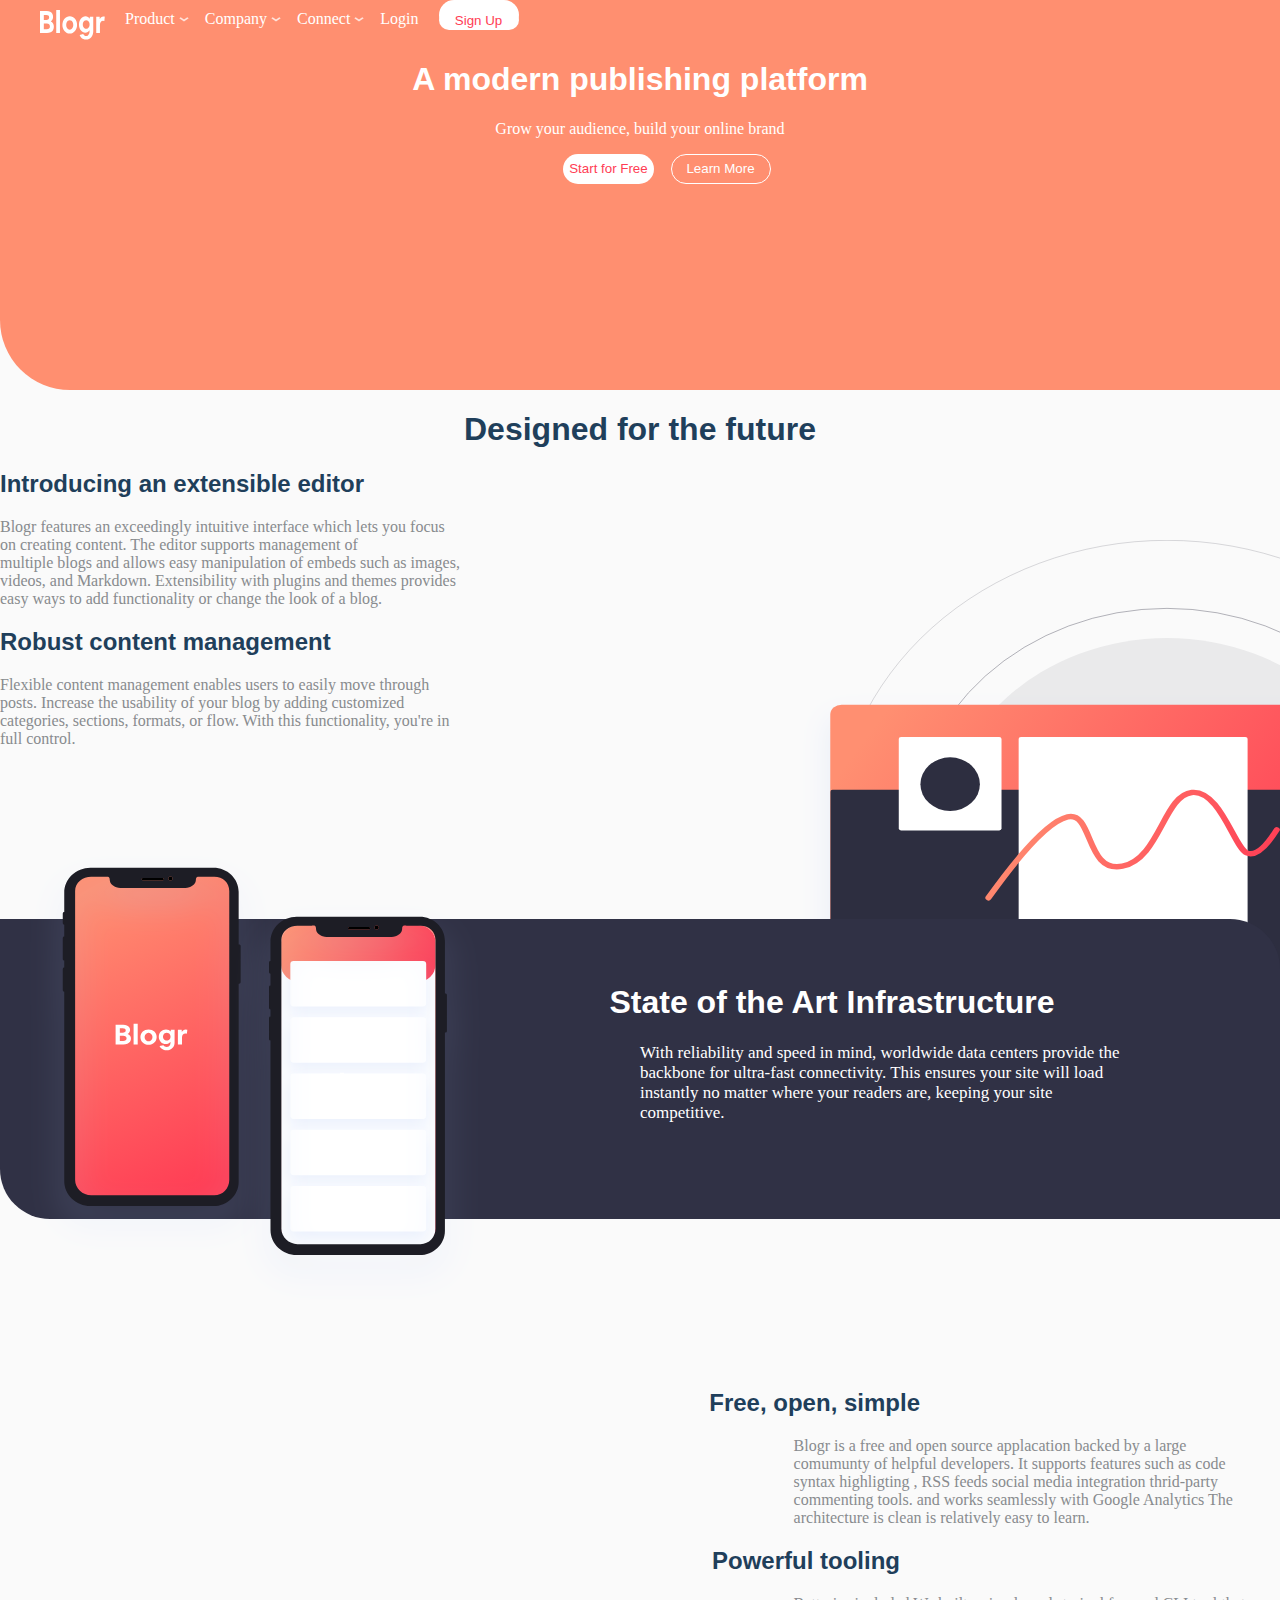
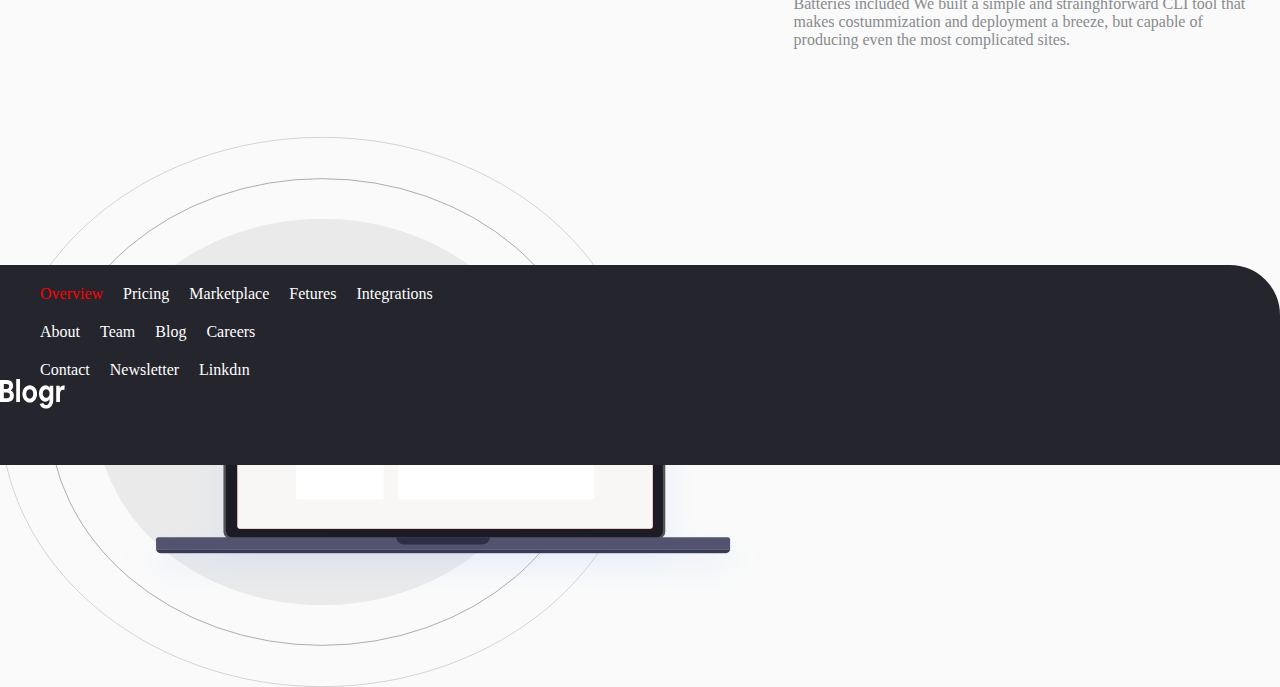
<file: blogr-landing-project/index.html>
<!DOCTYPE html>
<html lang="en">
<head>
    <meta charset="UTF-8">
    <meta name="viewport" content="width=device-width, initial-scale=1.0">
    <title>Blog Project</title>
    <link rel="stylesheet" href="style.css">
</head>
<body>
    
    <header>
        <nav>
            <ol>
                <li><img src="images/logo.svg" class="logo"></li>
                <li>Product <img src="images/icon-arrow-light.svg" class="arw"></li>
                <li>Company <img src="images/icon-arrow-light.svg" class="arw"></li>
                <li>Connect <img src="images/icon-arrow-light.svg" class="arw"></li>
                <li>Login</li>
                <li id="end-box"><button id="end-box">Sign Up</button></li>
            </ol>
        </nav>

        <h1>A modern publishing platform</h1>
        <p>Grow your audience, build your online brand</p>

        <button class="btn-1">Start for Free</button>
        <button class="btn-2">Learn More</button>
    </header>

    <main>
        <h1 class="title">Designed for the future</h1>

        <h2>Introducing an extensible editor</h2>

        <div class="text-box">
            <p class="cap">Blogr features an exceedingly intuitive interface which lets you focus <br>
            on creating content. The editor supports management of <br>
            multiple blogs and allows easy manipulation of embeds such as images, <br>
            videos, and Markdown. Extensibility with plugins and themes provides <br>
            easy ways to add functionality or change the look of a blog.</p>
        </div>

        <h2>Robust content management</h2>
        <p class="cap">Flexible content management enables users to easily move through <br>
        posts. Increase the usability of your blog by adding customized <br>
        categories, sections, formats, or flow. With this functionality, you're in <br>
        full control.</p>

        <img src="images/illustration-editor-desktop.svg" class="dash-board">


       


        <div class="phones">
            <h1 class="phn-text">State of the Art Infrastructure</h1>
            <img src="images/illustration-phones.svg" class="phone">
            <p class="vip-text">With reliability and speed in mind, worldwide data centers provide the <br>
            backbone for ultra-fast connectivity. This ensures your site will load <br>
            instantly no matter where your readers are, keeping your site <br>
            competitive.</p>
        </div>

        <img src="images/illustration-laptop-desktop.svg"  class="pc">

        
        <h2 class="desktop-text">Free, open, simple</h2>

        <p class="bee-1">Blogr is a free and open source applacation backed by a large <br>
            comumunty of helpful developers. It supports features such as code <br>
            syntax highligting , RSS feeds social media integration thrid-party <br>
            commenting tools. and works seamlessly with Google Analytics The <br>
            architecture is clean is relatively easy to learn.
        </p>
        
        <h2 class="desk-1">Powerful tooling</h2>
        <p class="bee-2">Batteries included We built a simple and strainghforward CLI tool that <br>
            makes costummization and deployment a breeze, but capable of <br>
            producing even the most complicated sites.</p>

    </main>

    <footer>
        <ol class="foot">
            <li class="mi">Overview</li>
            <li>Pricing</li>
            <li>Marketplace</li>
            <li>Fetures</li>
            <li>Integrations</li>
        </ol>
        <ol>
            <li>About</li>
            <li>Team</li>
            <li>Blog</li>
            <li>Careers</li>
        </ol>
        <ol>
            <li>Contact</li>
            <li>Newsletter</li>
            <li>Linkdın</li>
        </ol>
        <img src="images/logo.svg"  class="logo">

        <!-- Footer içeriği buraya gelebilir -->
    </footer>

</body>
</html>
</file>
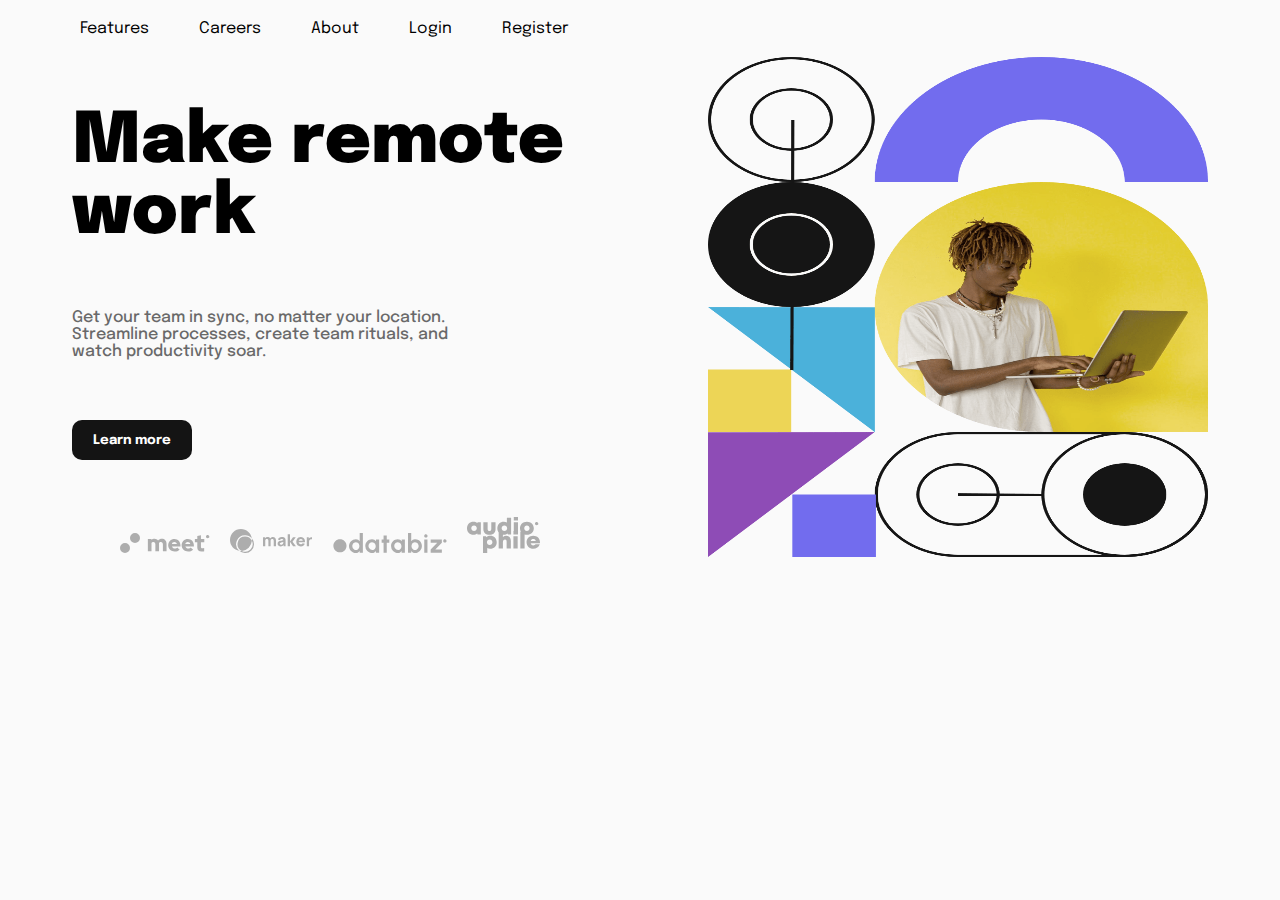
<file: intro-section-with-dropdown-navigation-main/index.html>
<!DOCTYPE html>
<html lang="en">
  <head>
    <meta charset="UTF-8" />
    <link rel="stylesheet" href="style.css" />
    <meta name="viewport" content="width=device-width, initial-scale=1.0" />
    <!-- displays site properly based on user's device -->

    <link
      rel="icon"
      type="image/png"
      sizes="32x32"
      href="./images/favicon-32x32.png"
    />

    <title>Frontend Mentor | Intro section with dropdown navigation</title>

    <!-- Feel free to remove these styles or customise in your own stylesheet 👍 -->
    <style>
      .attribution {
        font-size: 11px;
        text-align: center;
      }
      .attribution a {
        color: hsl(228, 45%, 44%);
      }
    </style>
  </head>
  <body>
    <header>
      <ol>
        <li><span>Features</span></li>
        <li>Careers</li>
        <li>About</li>
        <li>Login</li>
        <li>Register</li>
      </ol>
    </header>
    <div class="section-1">
      <img class="mobile-image" src="images/image-hero-mobile.png" alt="mbi" />
      <div class="container-main">
        <h1>
          <strong>
            Make remote <br />
            work
          </strong>
        </h1>

        <p>
          Get your team in sync, no matter your location. <br />
          Streamline processes, create team rituals, and <br />
          watch productivity soar.
        </p>

        <div class="btn">
          <button><strong>Learn more</strong></button>
        </div>
      </div>
      <img
        class="img-box"
        src="images/image-hero-desktop.png"
        alt="main-image"
      />
    </div>

    <div class="container">
      <img class="logo" src="images/client-meet.svg" alt="logo" />
      <img class="logo" src="images/client-maker.svg" alt="logo" />
      <img class="logo" src="images/client-databiz.svg" alt="logo" />
      <img class="logo" src="images/client-audiophile.svg" alt="logo" />
    </div>

    <script src="main.js"></script>
  </body>
</html>
</file>
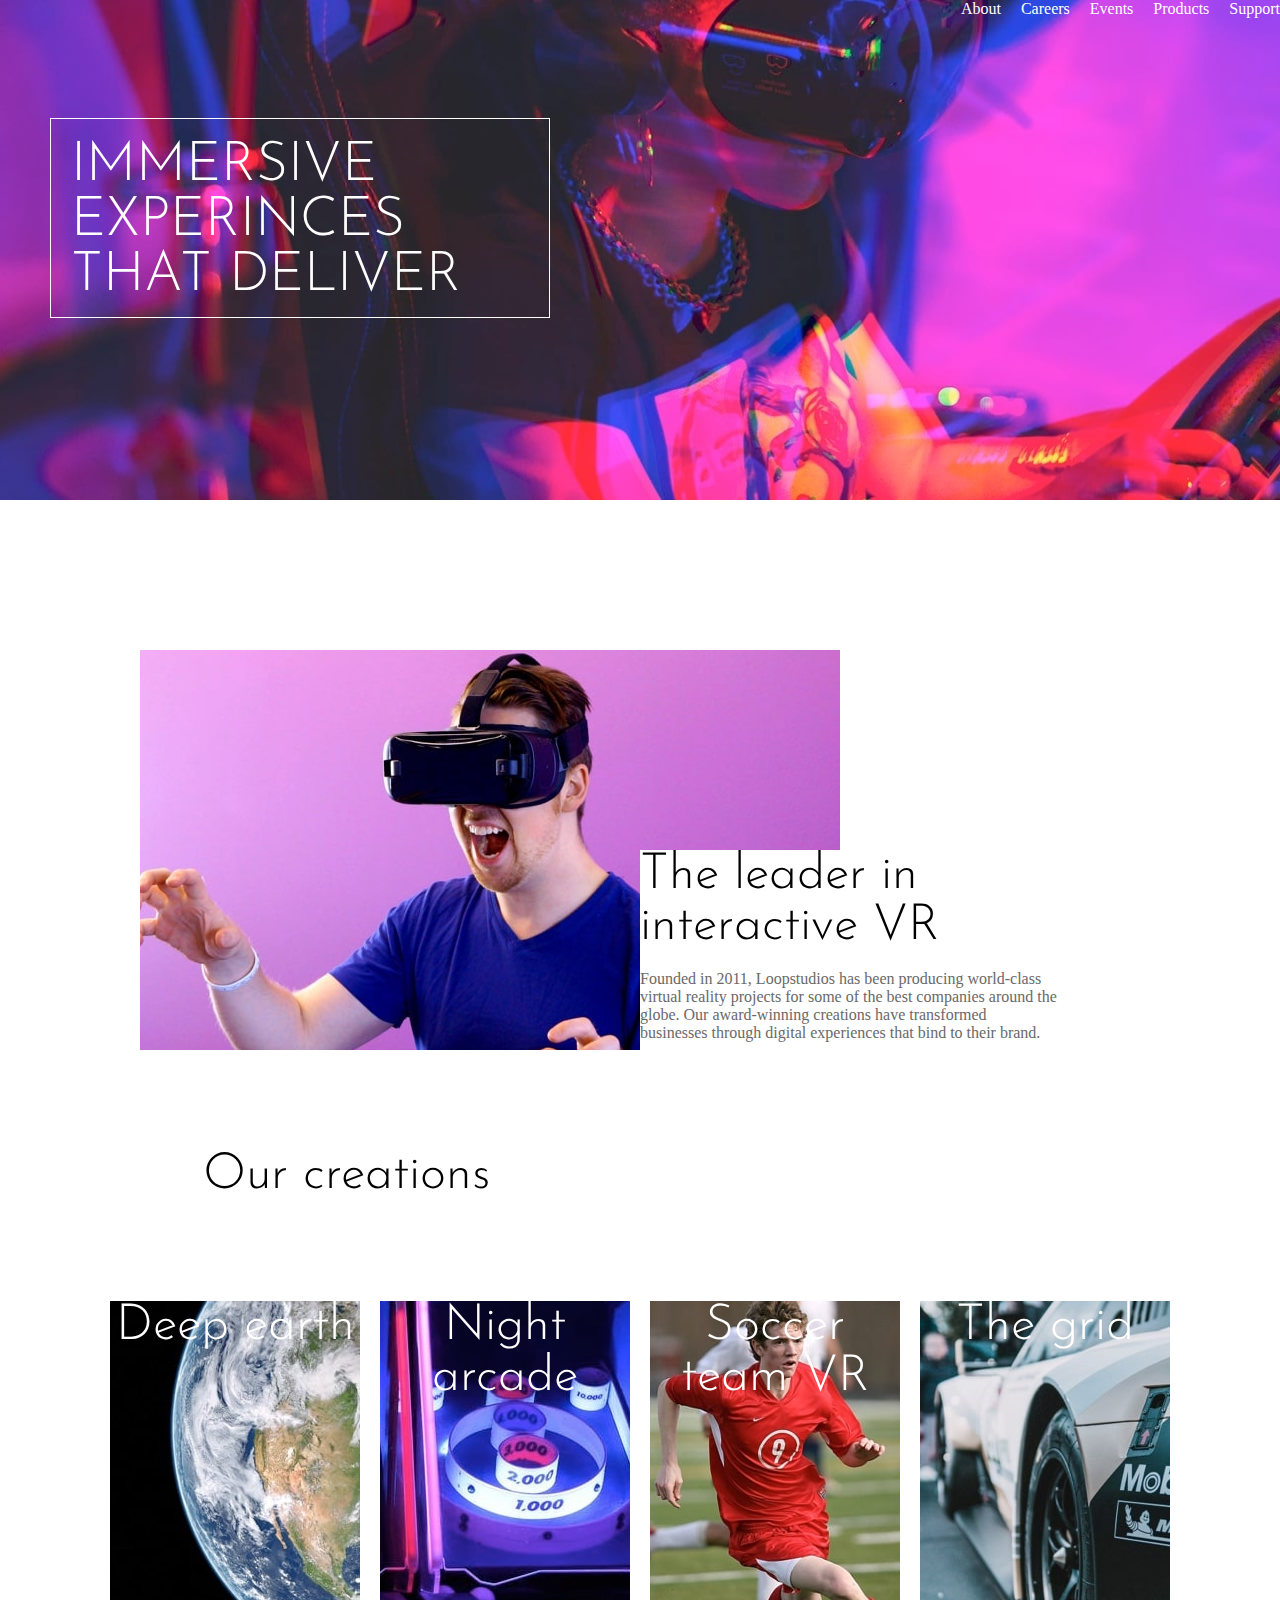
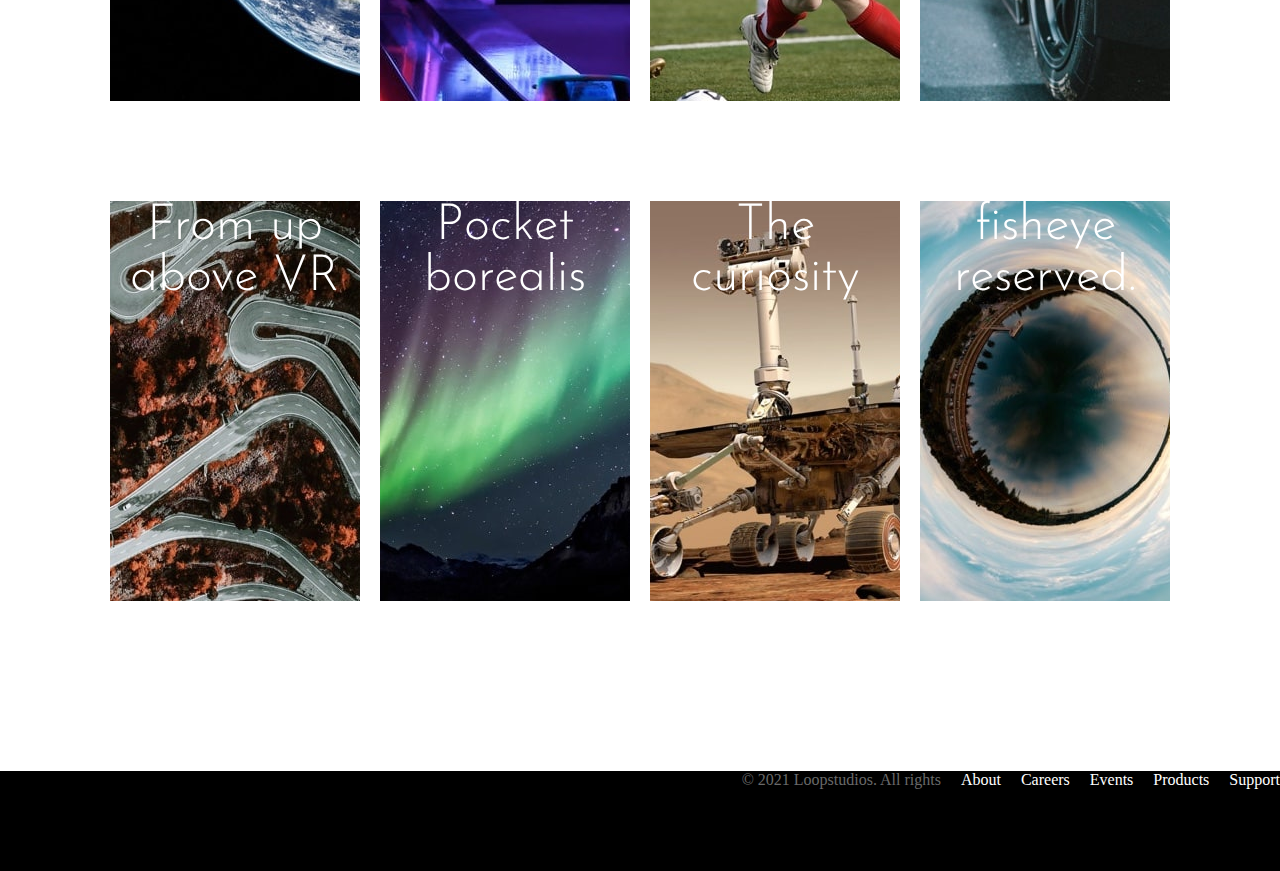
<file: loopstudios-landing-page-main/index.html>
<!DOCTYPE html>
<html lang="en">
  <head>
    <meta charset="UTF-8" />
    <meta name="viewport" content="width=device-width, initial-scale=1.0" />
    <!-- displays site properly based on user's device -->

    <link rel="stylesheet" href="main.css" />
    <title>Frontend Mentor | Loopstudios landing page</title>

    <!-- Feel free to remove these styles or customise in your own stylesheet 👍 -->
  </head>
  <body>
    <header>
      <nav>
        <ol>
          <li>About</li>
          <li>Careers</li>
          <li>Events</li>
          <li>Products</li>
          <li>Support</li>
        </ol>
      </nav>
      <div class="main-box">
        <h1>
          IMMERSIVE <br />
          EXPERINCES <br />
          THAT DELIVER
        </h1>
      </div>
    </header>

    <div class="container-2">
      <div class="vr-image"></div>
      <div class="text-box">
        <h2>
          The leader in <br />
          interactive VR
        </h2>
        <br />
        <p>
          Founded in 2011, Loopstudios has been producing world-class <br />
          virtual reality projects for some of the best companies around the
          <br />
          globe. Our award-winning creations have transformed <br />
          businesses through digital experiences that bind to their brand.
        </p>
      </div>
    </div>
    <div class="container-3">
      <h3>Our creations</h3>
      <button>See all</button>
    </div>

    <div class="container">
      <div class="card card-1"><h5>Deep earth</h5></div>
      <div class="card card-2"><h5>Night arcade</h5></div>
      <div class="card card-3"><h5>Soccer team VR</h5></div>
      <div class="card card-4"><h5>The grid</h5></div>
    </div>

    <div class="container">
      <div class="card card-5"><h5>From up above VR</h5></div>
      <div class="card card-6"><h5>Pocket borealis</h5></div>
      <div class="card card-7"><h5>The curiosity</h5></div>
      <div class="card card-8"><h5>fisheye reserved.</h5></div>
    </div>

    <footer>
      <ol>
        <p>© 2021 Loopstudios. All rights</p>
        <li>About</li>
        <li>Careers</li>
        <li>Events</li>
        <li>Products</li>
        <li>Support</li>
      </ol>
    </footer>
  </body>
</html>
</file>
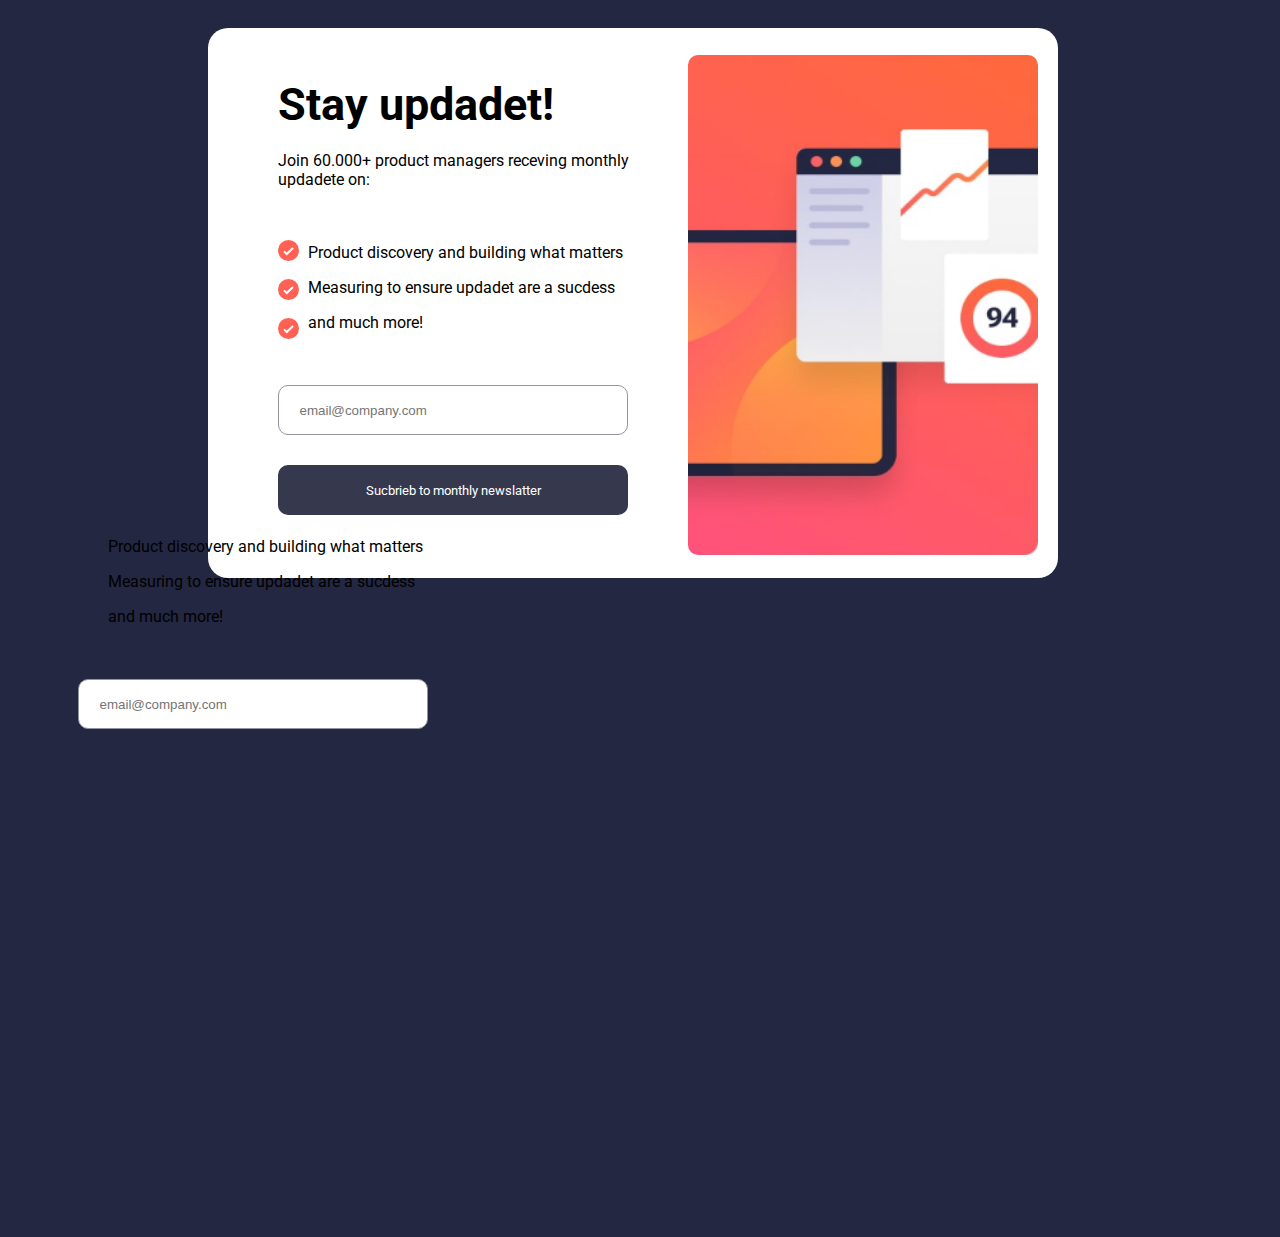
<file: newsletter-project/index.html>
<html lang="en">
<head>
    <meta charset="UTF-8">
    <meta name="viewport" content="width=device-width, initial-scale=1.0">
    <title>Newsletter-project</title>
    <link rel="stylesheet" href="style.css">
</head>
<body>
    

    
<div class="container">
<!-- now here is-->

<h1>Stay updadet!</h1>

<p class="text-1">Join 60.000+ product managers receving monthly<br>updadete on:</p>

<div class="icon">
    <img src="images/icon-list.svg" alt="">
    <br>
<img src="images/icon-list.svg" alt="">
<br>
<img src="images/icon-list.svg" alt="">
</div>


<div class="text">
    <p>Product discovery and building what matters</p>
    <p>Measuring to ensure updadet are a sucdess</p>
    <p>and much more!</p>
</div>


<input  id="docx" type="email" placeholder="     email@company.com" >


<div class="img-box">
    <!-- no have to image is none background-->
    <img  class="ads"  src="images/Ekran Alıntısı.PNG" alt="">
</div>

<button disabled><a href="sumbit.html">Sucbrieb to monthly newslatter</a></button>
</div>




</body>
</html>


<div class="text">
    <p>Product discovery and building what matters</p>
    <p>Measuring to ensure updadet are a sucdess</p>
    <p>and much more!</p>
</div>


<input type="email" placeholder="     email@company.com">


<div class="img-box">
    <!-- no have to image is none background-->
</div>

</div>










</body>
</html>
</file>
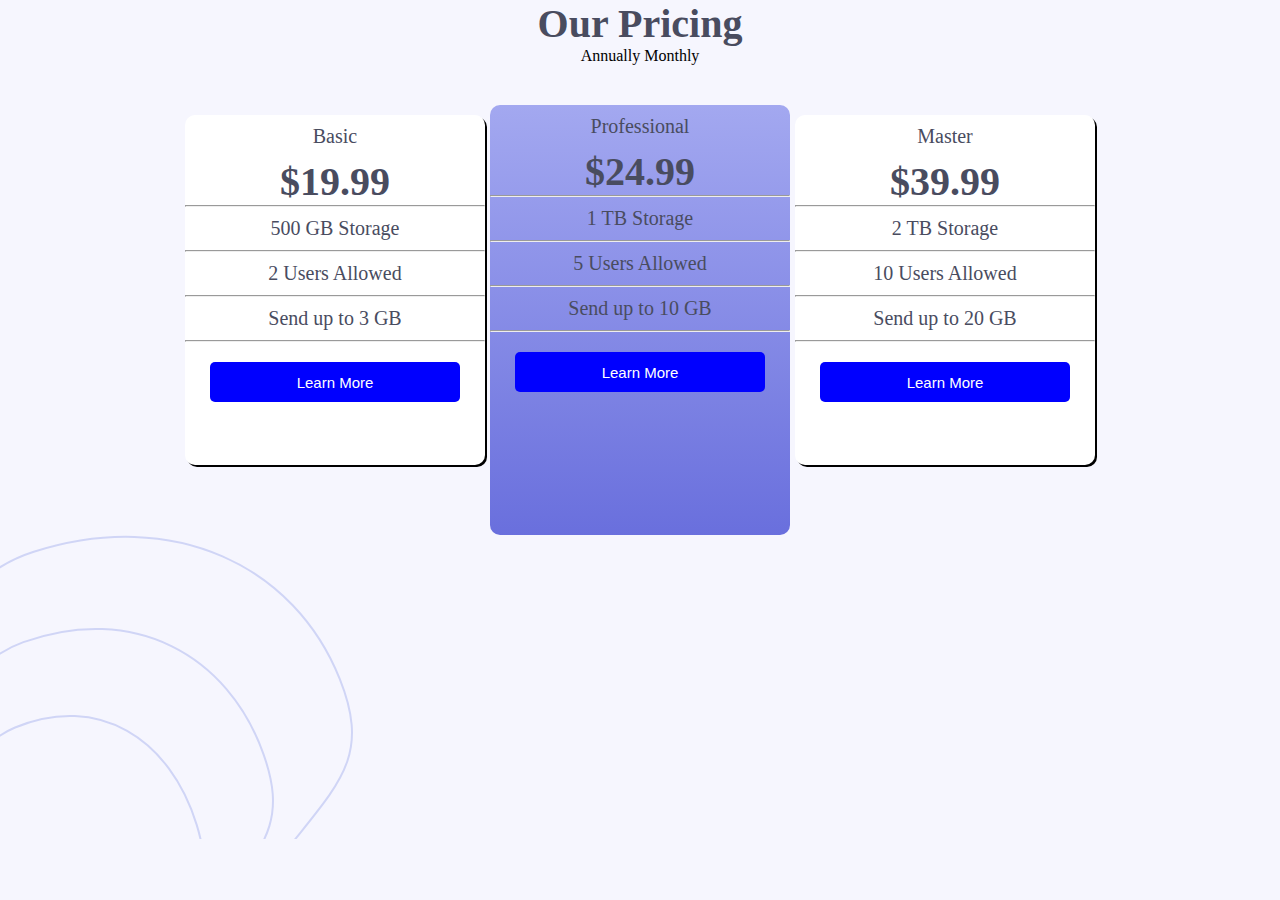
<file: pricing-component-with-toggle-master/index.html>
<!DOCTYPE html>
<html lang="en">
  <head>
    <meta charset="UTF-8" />
    <meta name="viewport" content="width=device-width, initial-scale=1.0" />
    <!-- displays site properly based on user's device -->

    <link
      rel="icon"
      type="image/png"
      sizes="32x32"
      href="./images/favicon-32x32.png"
    />
    <link rel="stylesheet" href="style.css" />

    <title>Frontend Mentor | [Challenge Name Here]</title>

    <!-- Feel free to remove these styles or customise in your own stylesheet 👍 -->
  </head>
  <body>
    <h1>Our Pricing</h1>
    <div class="container-2">Annually Monthly</div>
    <div class="container">
      <div class="card-1">
        <p>Basic</p>
        <h1>&dollar;19.99</h1>
        <hr />
        <p>500 GB Storage</p>
        <hr />
        <p>2 Users Allowed</p>
        <hr />
        <p>Send up to 3 GB</p>
        <hr />
        <div class="container-3"><button>Learn More</button></div>
      </div>
      <div class="card-2">
        <p>Professional</p>
        <h1>&dollar;24.99</h1>
        <hr />
        <p>1 TB Storage</p>
        <hr />
        <p>5 Users Allowed</p>
        <hr />
        <p>Send up to 10 GB</p>
        <hr />
        <div class="container-3"><button>Learn More</button></div>
      </div>
      <div class="card-1">
        <p>Master</p>

        <h1>&dollar;39.99</h1>
        <hr />
        <p>2 TB Storage</p>
        <hr />
        <p>10 Users Allowed</p>
        <hr />
        <p>Send up to 20 GB</p>
        <hr />
        <div class="container-3"><button>Learn More</button></div>
      </div>
    </div>
    <img src="images/bg-bottom.svg" alt="svg " />
  </body>
</html>

<!--   &dollar;19.99 &dollar;199.99 Learn More &dollar;249.99 Learn More
    &dollar;399.99 Learn More-->
</file>
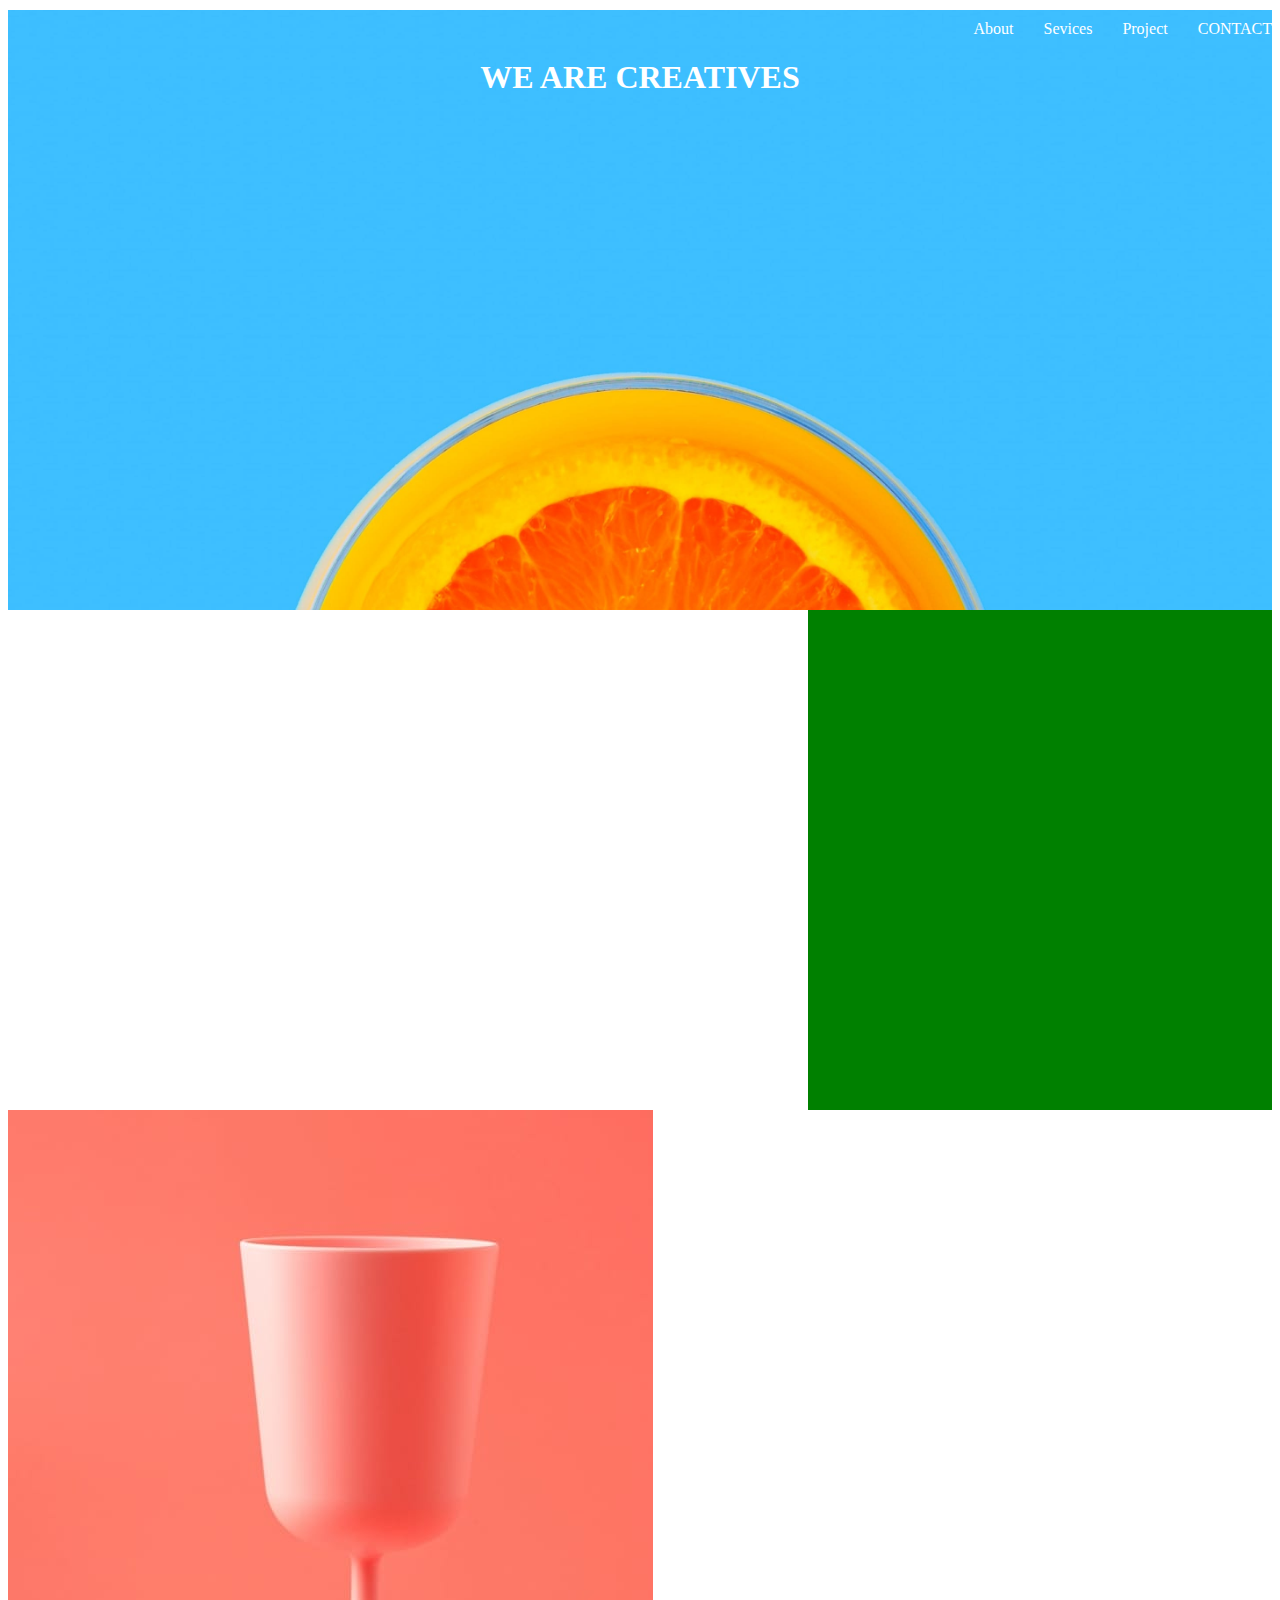
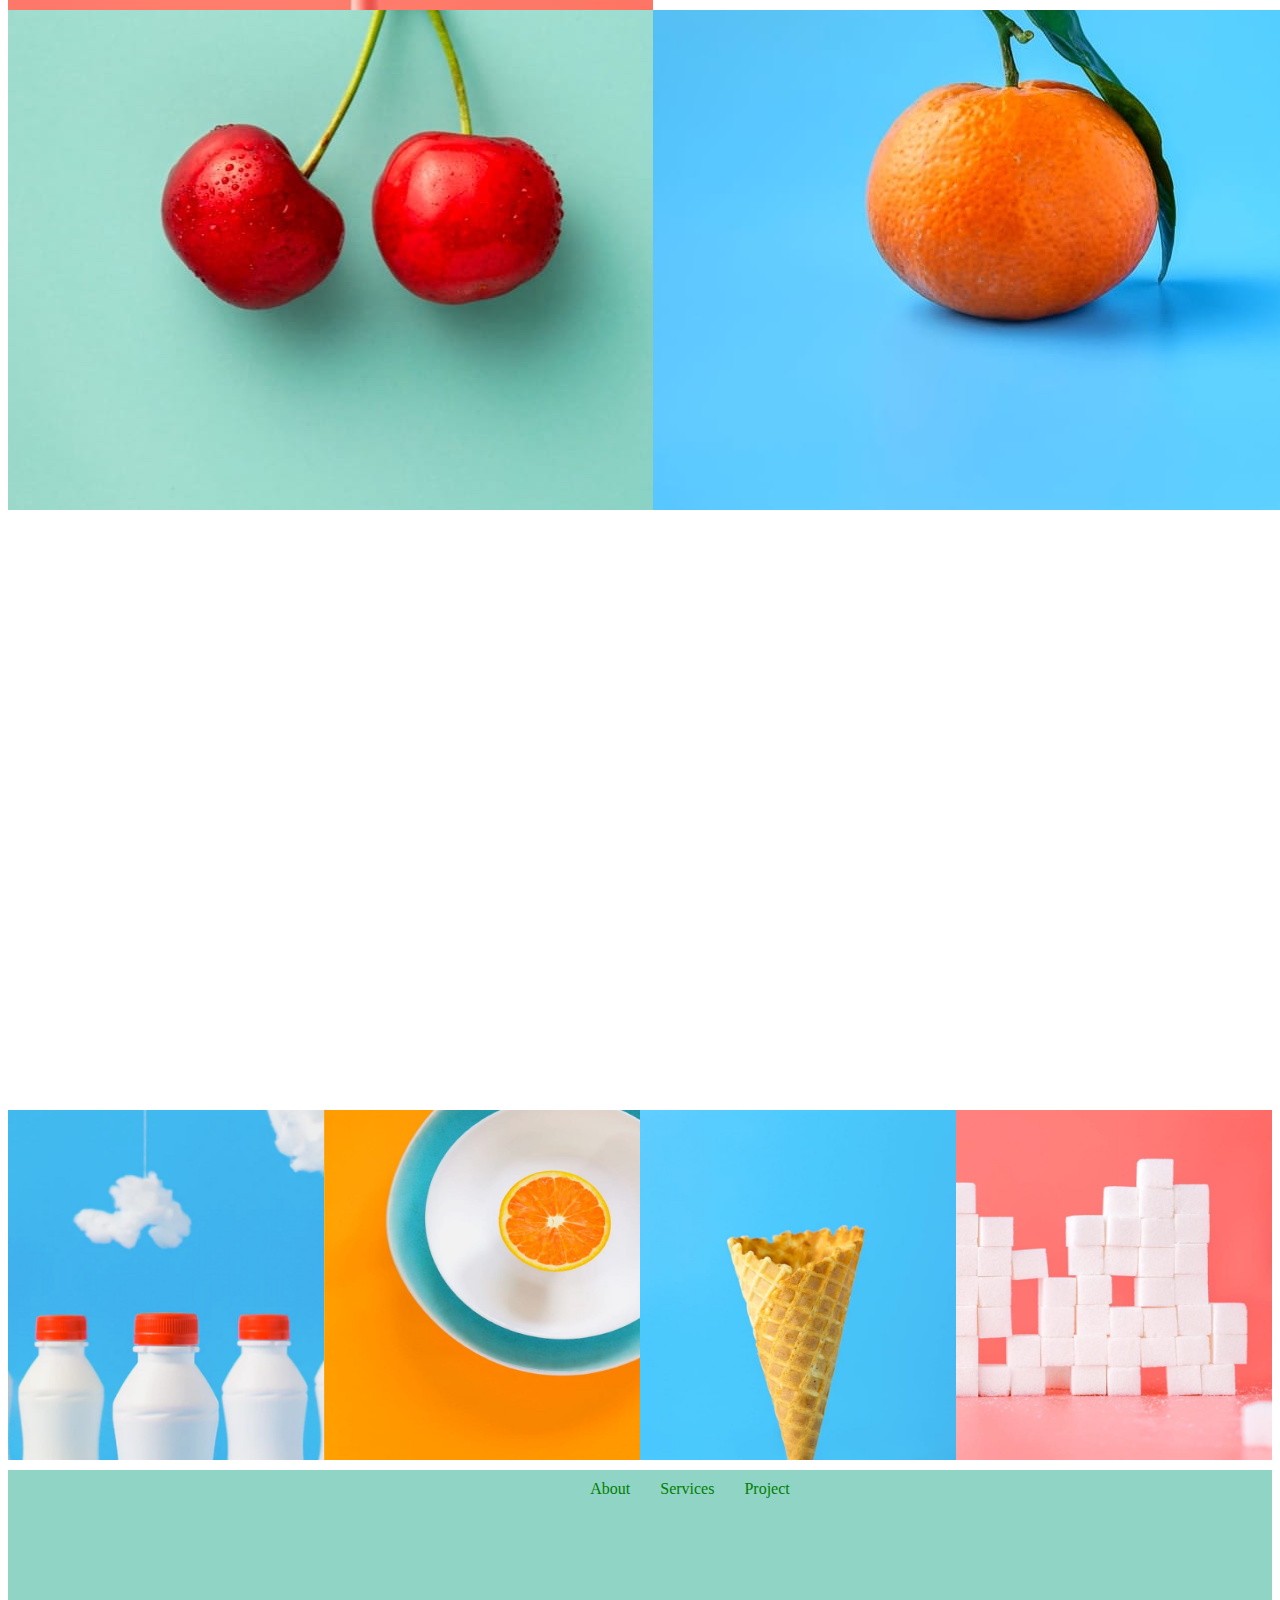
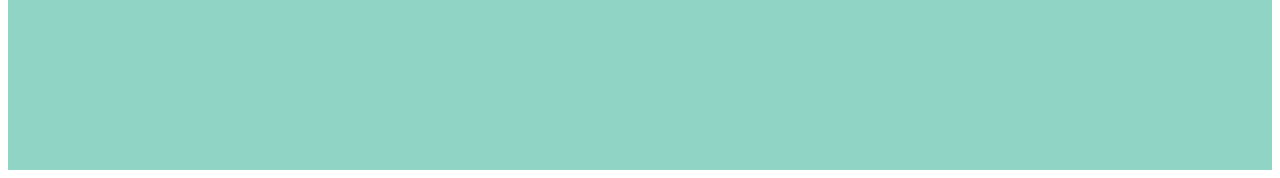
<file: sunnyside-project/index.html>
<html lang="en">
<head>
    <meta charset="UTF-8">
    <meta name="viewport" content="width=device-width, initial-scale=1.0">
    <link rel="stylesheet" href="style.css">
    <title>SunnySide</title>
</head>
<body>

    

<div class="main-container">
    
    <div class="top-content">

        <header>
            <nav>
              <ol> 
                <li><a href="">About</a></li>
                <li><a href="">Sevices</a></li>
                <li><a href="">Project</a></li>
                <li><a href="">CONTACT</a></li>
            </ol>
            </nav>
        </header>

        <h1>WE ARE CREATIVES</h1>
    </div>

    <div class="trasform">

        <div class="left-0"></div>
        <div class="right-0"></div>
        
    </div>

    <div class="stand-up">
        <div class="left-1"></div>
        
      
    </div>

    <div class="two-images">

        <div class="left-2"></div>
        <div class="right-2"></div>
    
    </div>


    <div class="testominal">
        
    </div>


    <div class="four-images">
        <img src="images/desktop/image-gallery-milkbottles.jpg" alt="">
        <img src="images/desktop/image-gallery-orange.jpg" alt="">
        <img src="images/desktop/image-gallery-cone.jpg" alt="">
        <img src="images/desktop/image-gallery-sugarcubes.jpg" alt="">
    </div>


    <footer>
       <ol class="ft">
        <li class="ad">About</li>
        <li class="ad">Services</li>
        <li class="ad">Project</li>
       </ol>
    </footer>

</div>




</body>
</html>
</file>
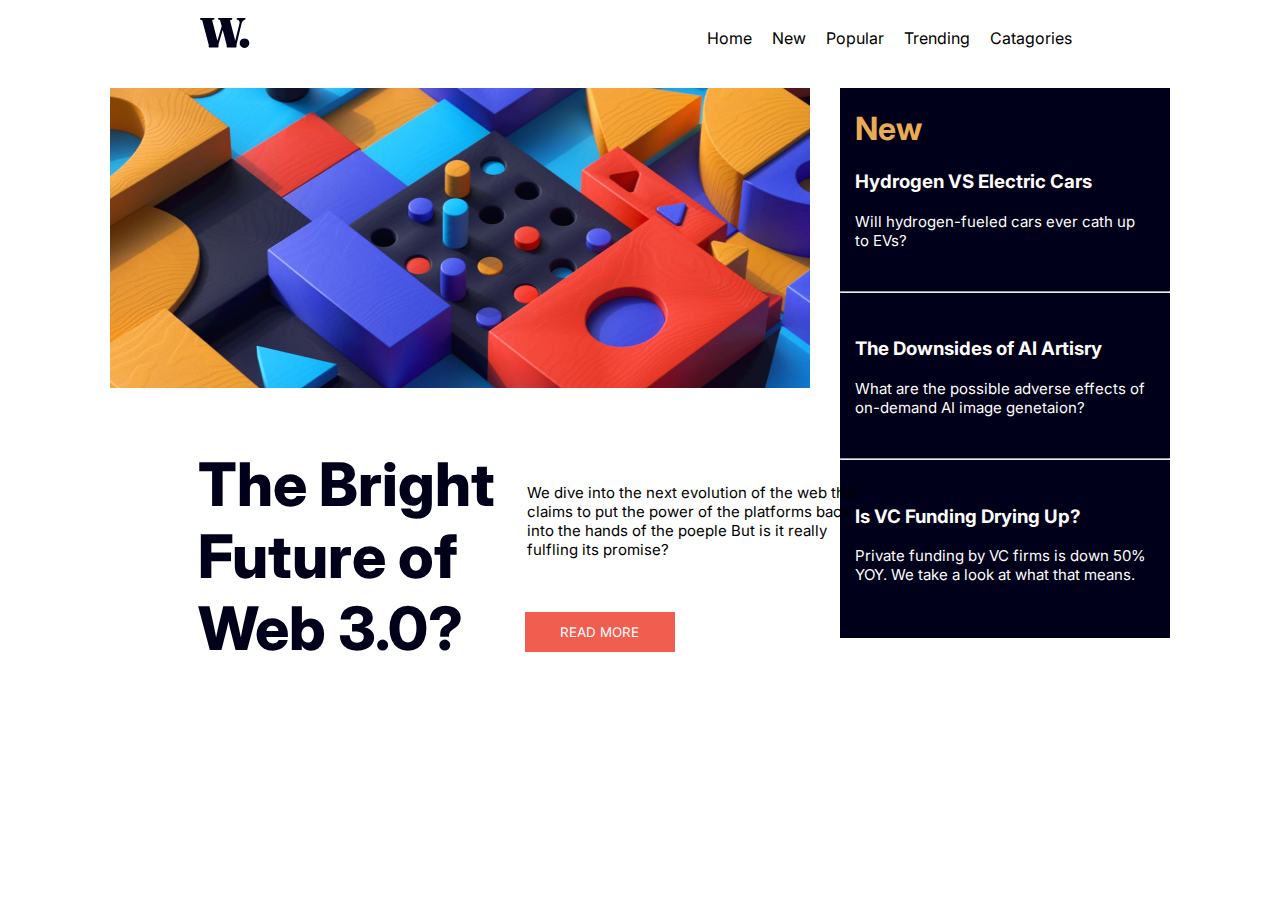
<file: web3Web-Site/index.html>
<html lang="en">
<head>
    <meta charset="UTF-8">
    <meta name="viewport" content="width=device-width, initial-scale=1.0">
    <title>Document</title>
    <link rel="stylesheet" href="style.css">


    <link rel="preconnect" href="https://fonts.googleapis.com">
<link rel="preconnect" href="https://fonts.gstatic.com" crossorigin>
<link href="https://fonts.googleapis.com/css2?family=Inter:wght@400;700;800&display=swap" rel="stylesheet">


    <!--font-family code is here 400 , 700 , 800-->
</head>
<body>


    <header>
        <nav>
            <ol>
            <img src="images/logo.svg" class="logo">
                <li><a href="##">Home</a></li>
                <li><a href="##">New</a></li>
                <li><a href="##">Popular</a></li>
                <li><a href="##">Trending</a></li>
                <li><a href="##">Catagories</a></li>
              
            </ol>
        </nav>
    </header>

    <!--header complate -->

    <div class="container">


        <img src="images/image-web-3-desktop.jpg">
        

        <div class="News-box">
            <h1 class="gold-text">New</h1>
            <h3>Hydrogen VS Electric Cars</h3>
            <p>Will hydrogen-fueled cars ever cath up <br>
            to EVs?</p>
            <br>
            <hr>
            <br>
            <h3>The Downsides of AI Artisry</h3>
            <p>What are the possible adverse effects of <br>
            on-demand AI image genetaion?</p>
            <br>
            <hr>
            <br>
            <h3>Is VC Funding Drying Up?</h3>
            <p>Private funding by VC firms is down 50% <br>
            YOY. We take a look at what that means.</p>
        
            <br>
        </div>

        
       
        
        <div class="other"></div>


    </div>
    
    
    <h1 class="ads">The Bright <br>
        Future of <br>
        Web 3.0?</h1>
 

        <p class="text">We dive into the next evolution of the web that <br>
            claims to put the power of the platforms back <br>
            into the hands of the poeple But is it really <br>
            fulfling its promise?</p>

            <button>READ MORE</button>



    
</body>
</html>
</file>
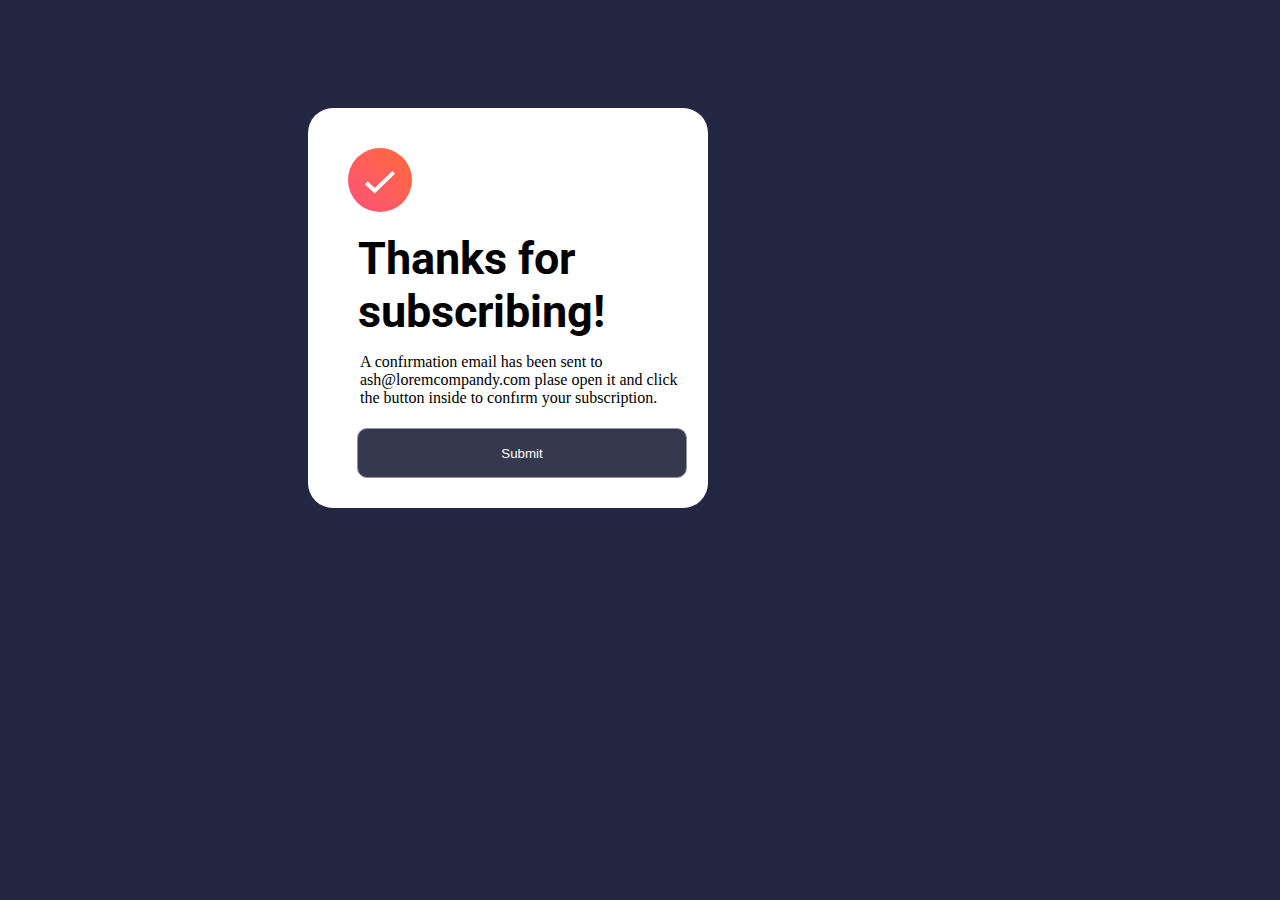
<file: newsletter-project/sumbit.html>
<html lang="en">
<head>
    <meta charset="UTF-8">
    <meta name="viewport" content="width=device-width, initial-scale=1.0">
    <title>Complete</title>
    <link rel="stylesheet" href="style.css">
</head>
<body>


    <div class="info-box">

        
        <img src="images/icon-success.svg" alt="" class="bg-icon">

        <h1 class="pps">Thanks for <br>subscribing!</h1>
       <p class="vip-text">A confırmation email has been sent to <br><span class="emID">ash@loremcompandy.com</span> plase open it and click <br>the button inside to confırm your subscription.</p>


       <input type="submit" class="bxt">

    </div>




    
</body>
</html>
</file>
<file: blogr-landing-project/style.css>
/* Import font size is here */

/* Used font family */

body {
    background: #FAFAFA;
    border: 0;
    padding: 0;
    margin: 0;

}

header {
    margin-top: -10px; /* Buradaki eksik değer düzeltildi */
    border: 0;
    padding: 0;
    background: hsl(13, 100%, 72%);
    height: 400px;
    width: 100%;
    border-radius: 0px 0px 0px 70px;
}

ol,li {
    padding-top: 10px;
    margin: 0; /* Buradaki fazla sembol düzeltildi */
    color: hsl(0, 0%, 100%);
    display: flex;
    margin-right: 20px;
}

#end-box {
    color: hsl(353, 100%, 62%);
    background-color: hsl(0, 0%, 100%);
    border: none;
    width: 80px;
    border-radius: 20px;
    height: 20px;
}

h1,p {
    color: hsl(0, 0%, 100%);
    text-align: center;
}

.btn-1 {
    left: 44%;
    position: relative;
    justify-content: center;
    border-radius: 20px;
    height: 30px;
    border: none;
    color: hsl(353, 100%, 62%);
    background: white;
}

.btn-2 {
    left: 45%;
    position: relative;
    background: hsl(13, 100%, 72%);
    width: 100px;
    height: 30px;
    border-radius: 30px;
    color: hsl(0, 0%, 100%);
    border: 1px solid hsl(0, 0%, 100%);
}

.title {
    color: hsl(208, 49%, 24%);
}

.cap {
    font-size: 16px;
    text-align: start;
    color: #888B8E;
}

.logo {
    height: 30px; /* Yükseklik değeri eklendi */
    width: 65px;
}

h2 {
    font-family: 'Big Shoulders Display', sans-serif;
font-family: 'Epilogue', sans-serif;
font-family: 'Fraunces', serif;
font-family: 'Inter', sans-serif;
font-family: 'Karla', sans-serif;
font-family: 'Lexend Deca', sans-serif;
font-family: 'Libre Franklin', sans-serif;
font-family: 'Outfit', sans-serif;
font-family: 'Overpass', sans-serif;
font-family: 'Roboto', sans-serif;
    color: hsl(208, 49%, 24%);
}

.arw {
    left: 4px;
    top: 7px;
    position: relative;
    height: 5px;
    width: 10px;
}

.phones {
    position: relative;
    top: 150px;
    background-color: #303145;
    width: 100%;
    height: 300px;
    border-radius: 0px 50px 0px 50px;
}

.phone {

    height: 450px;
    width: 450px;
    position: relative;
    left: 30px;
    top: -125px; /* Eksik piksel değeri eklendi */
}

.phn-text {
   
    top: 65px;
    left: 15%;
    position: relative;
    text-align: center;
    color: hsl(0, 0%, 100%);
}

.vip-text {
    text-align: left;
    font-size: 17px;
    left: 50%;
    top: -135%;
    position: relative;
    color: hsl(0, 0%, 100%);
}

footer {
    top: 500px;
    position: relative;
    border-radius: 0px 50px 0px 0px;
    background-color: hsl(240, 10%, 16%);
    height: 200px;
    width: 100%;
}

.dash-board {
    top: 60%; /* Bu değerlerin orijinal ölçülerle uyumlu olup olmadığını kontrol etmek önemli */
    left:800px;
    position: absolute;
    width: 700px;
    height: 600px;
}
.pc{
    top:193%;
    position: absolute;
    height: 550px;
    width: 800px;
}
.bee-2 , .bee-1{
    font-size:16px ;
    top: 300px;
    position: relative;
    text-align: justify;
    color: #888B8E;
    left: 62%;
}

.desk-1{

    right: 380px;
    top: 300px;
    position: relative;
    text-align: end;
    color: hsl(208, 49%, 24%);
}
.desktop-text{
   
    left: -360px;
    text-align: end;
    top: 300px;
    position: relative;
    color:hsl(208, 49%, 24%);
}

h1{
    font-family: 'Big Shoulders Display', sans-serif;
    font-family: 'Epilogue', sans-serif;
    font-family: 'Fraunces', serif;
    font-family: 'Inter', sans-serif;
    font-family: 'Karla', sans-serif;
    font-family: 'Lexend Deca', sans-serif;
    font-family: 'Libre Franklin', sans-serif;
    font-family: 'Outfit', sans-serif;
    font-family: 'Overpass', sans-serif;
    font-family: 'Roboto', sans-serif;
}

.foot , .mi{
    color: red;
}
</file>
<file: intro-section-with-dropdown-navigation-main/style.css>
@import url("https://fonts.googleapis.com/css2?family=Epilogue:ital,wght@0,100..900;1,100..900&display=swap");

* {
  font-family: "Epilogue", sans-serif;
  box-sizing: border-box;
  padding: 0;
  margin: 0;
}

body {
  background: hsl(0, 0%, 98%);
}

ol,
li {
  margin-left: 30px;
  padding: 10px;
  display: flex;
}

p {
  font-weight: 500;
  font-family: "Epilogue", sans-serif;
  text-align: start;
  color: hsl(0, 0%, 41%);
}

button {
  border: none;
  border-radius: 10px;
  height: 40px;
  width: 120px;
  background: hsl(0, 0%, 8%);
  color: white;
}

.container {
  margin-top: -40px;
  margin-left: 120px;
  align-items: end;
  gap: 20px;
  display: flex;
}

.container-main {
  margin-top: 50px;
  flex-direction: column;
  display: flex;
  gap: 60px;
}

.img-box {
  height: 500px;
  width: 500px;
}

.section-1 {
  justify-content: space-around;
  display: flex;
}

h1 {
  font-weight: 700;
  font-family: "Epilogue", sans-serif;
  font-size: 70px;
}

/* hover and responsive code*/

button:hover {
  color: hsl(0, 0%, 8%);
  border: 1px solid hsl(0, 0%, 8%);
  background-color: hsl(0, 0%, 98%);
}

#card {
  position: absolute;
  z-index: 3;
  display: none;
  background-color: white;
  height: 100px;
  width: 100px;
}

.mobile-image {
  display: none;
}

/* mobile code is here*/

@media screen and (max-width: 720px) {
  .img-box {
    display: none;
  }
  ol,
  li {
    display: none;
  }
  h1,
  p {
    text-align: center;
  }
  .mobile-image {
    display: flex;
  }
  .section-1 {
    flex-direction: column;
  }
  .container {
    justify-content: center;
    margin-top: 20px;
    margin: 0;
  }
  .logo {
    margin-top: 10px;
    width: 70px;
    gap: 0;
  }
  .container-main {
    gap: 0;
    display: flex;
  }
  .btn {
    margin-top: 20px;
    display: flex;
    justify-content: center;
  }
  h1 {
    font-size: 30px;
  }
  .navbar {
    display: flex;
  }
}

.navbar {
  justify-content: end;
}
</file>
<file: loopstudios-landing-page-main/main.css>
@import url("https://fonts.googleapis.com/css2?family=Alata&family=Josefin+Sans:ital,wght@0,100..700;1,100..700&display=swap");
:root {
  --BlackMain: black;
  --backgorund: white;
  --VeryDarkGray: dimgray;
  --DarkGray: #8c8c8c;
}

* {
  box-sizing: border-box;
  margin: 0;
  padding: 0;
}

.container {
  margin-top: 100px;
  gap: 20px;
  justify-content: center;
  display: flex;
}

.card {
  background-color: orange;
  height: 400px;
  width: 250px;
}

footer {
  margin-top: 170px;
  height: 100px;
  width: 100%;
  background: var(--BlackMain);
}

.container-2 {
  margin-top: 150px;
  display: flex;
  justify-content: center;
}

.vr-image {
  margin-right: 300px;
  background: url(images/desktop/image-interactive.jpg);
  width: 700px;
  height: 400px;
}

h2 {
  font-weight: 300;
  font-family: "Josefin Sans", serif;
  font-size: 50px;
}

h3 {
  font-weight: 300;
  font-family: "Josefin Sans", serif;
  font-size: 50px;
}

nav,
ol,
li {
  justify-content: end;
  color: var(--backgorund);
  gap: 20px;
  display: flex;
}

header {
  background: url(images/desktop/image-hero.jpg);
  height: 500px;
  width: 100%;
}

p {
  color: var(--VeryDarkGray);
}

button {
  height: 40px;
  width: 130px;
  border: 2px solid var(--BlackMain);
  background-color: white;
  color: var(--BlackMain);
}

h1 {
  margin-top: 20px;
  margin-left: 20px;
  font-weight: 300;
  font-family: "Josefin Sans", serif;
  text-align: start;
  font-size: 55px;
  color: var(--backgorund);
}

.main-box {
  margin-left: 50px;
  margin-top: 100px;
  height: 200px;
  width: 500px;
  border: 1px solid white;
  background: none;
}

button:hover {
  color: var(--backgorund);
  background: var(--BlackMain);
}

.card-1 {
  background: url(images/desktop/image-deep-earth.jpg);
}

.card-2 {
  background: url(images/desktop/image-night-arcade.jpg);
}

.card-3 {
  background: url(images/desktop/image-soccer-team.jpg);
}

.card-4 {
  background: url(images/desktop/image-grid.jpg);
}

.card-5 {
  background: url(images/desktop/image-from-above.jpg);
}

.card-6 {
  background: url(images/desktop/image-pocket-borealis.jpg);
}

.card-7 {
  background: url(images/desktop/image-curiosity.jpg);
}

.card-8 {
  background: url(images/desktop/image-fisheye.jpg);
}

.card:hover {
  filter: blur(4px);
}

h5 {
  font-weight: 300;
  font-size: 50px;
  font-family: "Josefin Sans", serif;
  color: white;
  text-align: center;
}

h5:hover {
  color: black;
}

.container-3 {
  margin-top: 100px;
  gap: 50px;
  justify-content: space-around;
  display: flex;
}

.text-box {
  z-index: 1;
  position: absolute;
  margin-left: 500px;
  margin-top: 200px;
  background-color: white;
  height: 400px;
  width: 500px;
}

@media (max-width: 375px) {
  body {
    background-color: red;
  }
}
</file>
<file: newsletter-project/style.css>
@import url('https://fonts.googleapis.com/css2?family=Epilogue:wght@500;700;800&family=Fraunces:ital,opsz,wght@0,9..144,700;1,9..144,500&family=Inter:wght@200;400&family=Karla:wght@400;700&family=Libre+Franklin:wght@300&family=Outfit&family=Roboto:wght@700&display=swap');

@import url('https://fonts.googleapis.com/css2?family=Epilogue:wght@500;700;800&family=Fraunces:ital,opsz,wght@0,9..144,700;1,9..144,500&family=Inter:wght@200;400&family=Karla:wght@400;700&family=Libre+Franklin:wght@300&family=Outfit&family=Roboto:wght@400;700&display=swap'); 


body{
    background: hsl(234, 29%, 20%);

}

.container{
    top: 20px;
    left: 200px;
    position: relative;
    width: 850px;
    height: 550px;
    background:hsl(0, 0%, 100%);
    border-radius: 20px;
}

.img-box{
    border-radius: 20px;
    top: -380px;
    left: 480px;
    position: relative;
    width: 350px;
    height: 500px;
}
  
  
  
h1{
    font-family: 'Epilogue', sans-serif;
    font-family: 'Fraunces', serif;
    font-family: 'Inter', sans-serif;
    font-family: 'Karla', sans-serif;
     font-family: 'Libre Franklin', sans-serif;
    font-family: 'Outfit', sans-serif;
    font-family: 'Roboto', sans-serif;
    font-size: 45;
    top: 50px;
    position: relative;
    left: 70px;
}

.text-1{
    font-family: 'Epilogue', sans-serif;
    font-family: 'Fraunces', serif;
    font-family: 'Inter', sans-serif;
    font-family: 'Karla', sans-serif;
    font-family: 'Libre Franklin', sans-serif;
    font-family: 'Outfit', sans-serif;
    font-family: 'Roboto', sans-serif;
    left:70px;
    top: 40px;
    position: relative;
    font-size: 16px;
    }

    .icon{
        left: 70px;
        top: 75px;
        display: grid;
        position: relative;
    }
    .text{
        font-family: 'Epilogue', sans-serif;
         font-family: 'Fraunces', serif;
         font-family: 'Inter', sans-serif;
         font-family: 'Karla', sans-serif;
        font-family: 'Libre Franklin', sans-serif;
        font-family: 'Outfit', sans-serif;
        font-family: 'Roboto', sans-serif;
        left: 100px;
        top: -37;
        position: relative;
    }
    input{
        left: 70px;
        position: relative;
        height: 50px;
        width: 350px;
        border-radius: 10px;
        border: 1px solid hsl(231, 7%, 60%);
    }

    button{
        color: hsl(0, 0%, 100%);
        font-family: 'Epilogue', sans-serif;
         font-family: 'Fraunces', serif;
         font-family: 'Inter', sans-serif;
         font-family: 'Karla', sans-serif;
        font-family: 'Libre Franklin', sans-serif;
        font-family: 'Outfit', sans-serif;
        font-family: 'Roboto', sans-serif;
        height: 50px;
        width: 350px;
        left: 70px;
        top:-470px;
        position: relative;
        border-radius:10px;
        border: none;
        background: hsl(235, 18%, 26%);
    }


    .ads{
        border-radius:10px ;
        width: 350px;
        height: 500px;
    }

    a{
        color: #fff;
        text-decoration: none;
    }


    /* submit page is here */

    .info-box{
        border-radius: 25px;
        top: 100px;
        left: 300px;
        position: relative;
        background-color: white;
        height: 400px;
        width: 400px;
    }

    .pps{
        top: 30px;
        left: 50px;
        position: relative;
    }

    .vip-text{
        position: relative;
        top: 15px;
        left: 52px;
    }

    .bg-icon{
        left: 40px;
        top: 40px;
        position: relative;
    }

    .bxt{
        background: hsl(235, 18%, 26%);
        left: 49px;
        top: 20px;
        position: relative;
        color: white;
        height: 50px;
        width: 330px;
    }

 /* media code is here  index.html*/

    @media (max-width:375px) {
        
        .container{ 

        height: 700px;
        width: 400px;
        }

        button{

            left: 30px;
            top:-280;
            position: relative;
        }

        input{

            left:30px ;
            position: relative;
            top: 200px;
        }
        
    }

    /* mobile text here*/
    @media (max-width:375px) {

        .icon{

            left: 30px;
            position: relative;
            top: 290px;
        }
        .text{ 

            left: 70px;
            top: 175px;
            position: relative;
        }

        .text-1{

            left: 30px;
            top: 285px;
            position: relative;
        }
        h1{

            left: 30px;
            top:300px;
            position: relative;
        }

        .img-box{
        position: relative;
        left: 0px;
        width: 200;
        }
        .ads{

            top: -30;
            position: relative;
            height: 300px;
            width: 400px;
        }
    }

    
/* submit.html is here */

@media (max-width:375px) {
    .info-box{
        height: 100%;
        width: 375px;
    }

    .bxt{
        left: 20px;
        top: 200px;
        position: relative;
    }
    .vip-text{
        font-size: 20px;
        left: 20px;
        top: 100px;
        position: relative;
    }
    .pps{
        left: 20px;
        top:60;
        position: relative;
    }
    .bg-icon{
        left: 20px;
        position: relative;
    }
}
</file>
<file: pricing-component-with-toggle-master/style.css>
.container-2 {
  justify-content: center;
  flex-direction: row;
  display: flex;
  gap: 20px;
}

button {
  font-size: 15px;
  color: white;
  border: none;
  border-radius: 5px;
  background-color: blue;
  height: 40px;
  width: 250px;
}

p {
  margin: 10px 10px;
  font-size: 20px;
  color: hsl(232, 13%, 33%);
  font: bold;
  text-align: center;
}

.container {
  margin-top: 50px;
  justify-content: center;
  flex-direction: row;
  display: flex;
  gap: 5px;
}

.card-1 {
  box-shadow: 2px 2px black;
  border-radius: 10px;
  background-color: white;
  height: 350px;
  width: 300px;
}

.card-2 {
  margin-top: -10px;
  border-radius: 10px;
  background: linear-gradient(hsl(236, 72%, 79%), hsl(237, 63%, 64%));
  height: 430px;
  width: 300px;
}

* {
  box-sizing: border-box;
  padding: 0;
  margin: 0;
}

body {
  background-color: hsl(240, 78%, 98%);
}

h1 {
  font-size: 40px;
  color: hsl(232, 13%, 33%);
  font: bold;
  text-align: center;
}

.container-3 {
  margin-top: 20px;
  justify-content: center;
  display: flex;
}

button:hover {
  background-color: white;
  border: 1px solid blue;
  color: blue;
}
</file>
<file: sunnyside-project/style.css>
.top-content{
    background:url(images/desktop/image-header.jpg);
    height: 600px;
    width: 100%;
    background-size:cover
}



.trasform{
    background: green;
    height: 500px;
    width: 100%;
}


.stand-up{
    background: rgb(240, 74, 204);
    height:500px;
    width: 100%;

}


.two-images{
    background: orange;
    height: 500px;
    width: 100%;
}



.testominal{
    background: hsl(0, 0%, 100%);
    height: 600px;
    width: 100%;
}



.four-images{
    display: flex;
    background: red;
    height: 300px;
    width: 100%;
}



footer{
    background: #90D4C5;
    height: 300px;
    width: 100%;
}


.four-images , img{
    flex: 1;
    margin: 0;
    padding: 0;
    width: 100%;
    height: auto;
}

img{
    width: 100px;
    height: 350px;
}
/*box is here left - right  !!!!!*/






.left-0{
    background-size: contain;
    background-repeat: no-repeat;;
    height: 500px;
    width: 800px;
    background-size: cover;
    background-color: hsl(0, 0%, 100%);
}



.left-1{
    height: 500px;
    width: 800px;
    display: flex;
    background-size: cover;
    background: url(images/desktop/image-stand-out.jpg);
}


.left-2{
    background-size: cover;
    height: 500px;
    width: 800px;
    display: flex;
    background-size: cover;
    background: url(images/desktop/image-graphic-design.jpg);
}


/* right box is here now */


.right-0{
    height: 500px;
    width: 770px;
    background-color: hsl(0, 0%, 100%);
    left: 51%;
    position: relative;
}

.right-2{
    top: -500px;
    background-size: cover;
    height: 500px;
    width: 770px;
    background:url(images/desktop/image-photography.jpg);
    left: 51%;
    position: relative;
}




/*details here*/


h1{

    color: white;
    text-align: center;
}


p{
    font-size: 16px;
}


ol , li {
    margin-top: 10px;
    justify-content: end;
    display: flex;
    margin-left: 30px;
}


a{
    text-decoration: none;
    color: white;
}


.ad , .ft  {
    margin-top: 10px;
    justify-content: center;
    display: flex;
    margin-left: 30px;
    color: green;
}



.ad:hover{
    color: white;
}


/*resporsive 375px width code mobile digsean used*/
</file>
<file: web3Web-Site/style.css>
nav{
    margin-left:-20;
   
}


ol , li  {
    padding-top:10px;
    display: flex;
    color: black;
    margin-left: 20px;
    justify-content: end;
}

ol{
    margin-right:200px ;
}


.container , .container-2{
    margin-top: 40px;
    display: flex;
    justify-content: center;
}


p{
    font-weight: 400;
    margin-left: 15px;
    font-family: 'Inter', sans-serif;
    color:hsl(36, 100%, 99%) ;
    font-size: 15px;
}


.News-box{
    margin-left: 30px;
    width:330px;
    height:550px;
    background-color: hsl(240, 100%, 5%);
}


h3{
  margin-left: 15px;
    font-family: 'Inter', sans-serif;
    color:hsl(36, 100%, 99%) ;
}

.gold-text{
    margin-left: 15px;
    font-weight: 700;
    font-family: 'Inter', sans-serif;
    color:  hsl(35, 77%, 62%);
}


img{
    height:300px;
    width: 700px;
}


a{
    font-family: 'Inter', sans-serif;
    text-decoration: none;
    color: black;
}


.ads{
    margin-left:15%;
    margin-top: -15%;
    font-family: 'Inter', sans-serif;
    font-size: 60px;
    text-align: start;
    font-weight: 800;
    color:hsl(240, 100%, 5%);
}



.text{
    font-family: 'Inter', sans-serif;
    top: 52%;
    left: 40%;
    position:absolute;
    text-align: justify;
    color: black;
    font-size: 15px;
}

.logo{
    left: 200px;
    position:absolute;
    height: 30px;
    width: 50px;
}


button{
    position: absolute;
    font-family: 'Inter', sans-serif;
    top: 68%;
    left: 41%;
    color: white;
    background: hsl(5, 85%, 63%);
    width: 150px;
    height: 40px;
    border: none;
}


/*hover code is here */


a:hover{
   color:hsl(5, 85%, 63%)
}
h3:hover{
    color:  hsl(35, 77%, 62%);
}
button:hover{
    background: hsl(240, 100%, 5%);
}
</file>
